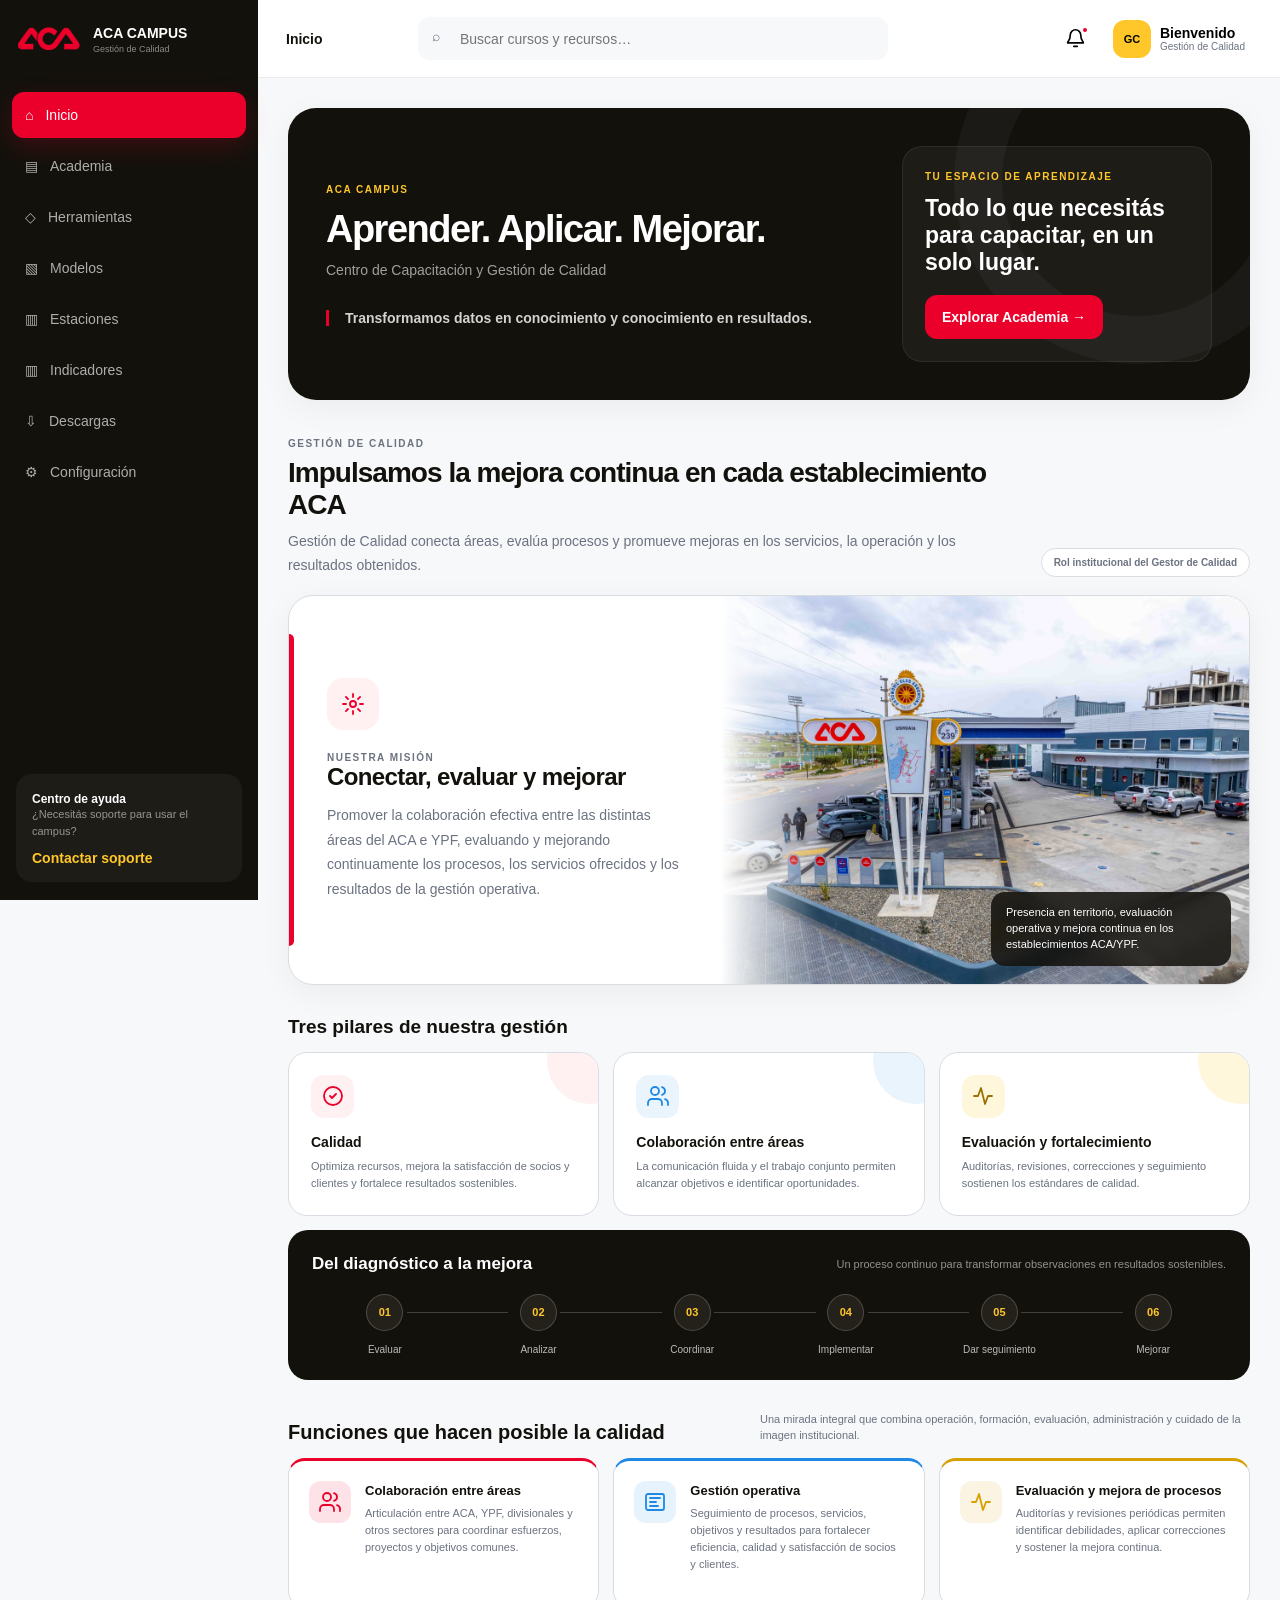
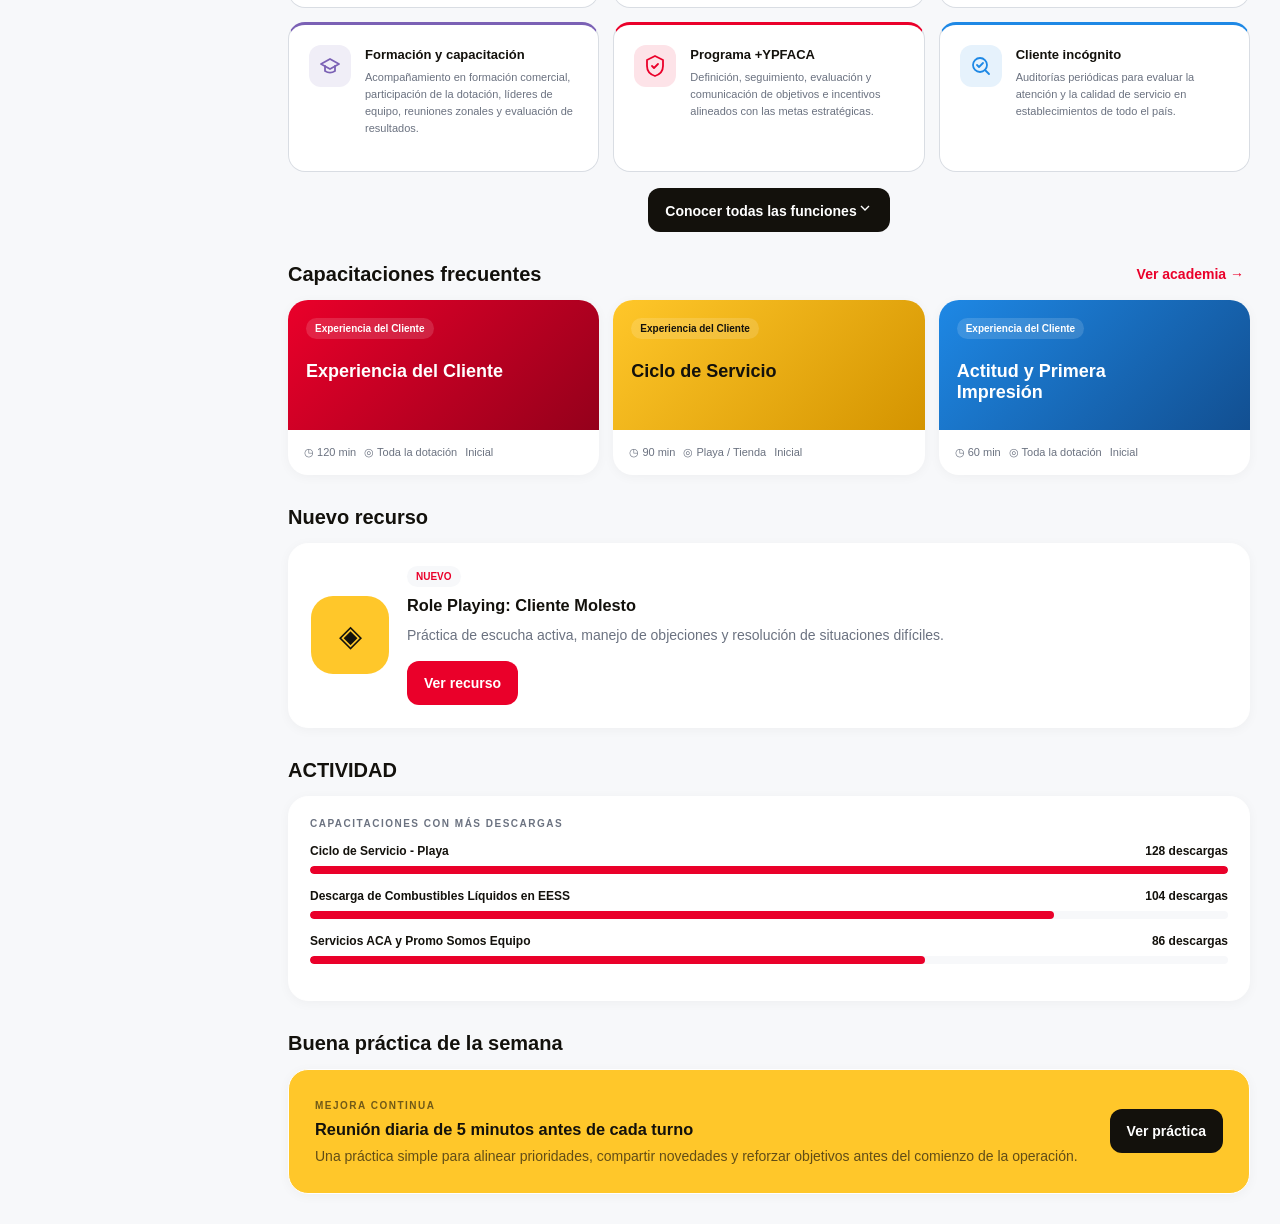
<file: index.html>
<!doctype html>
<html lang="es"><head><meta charset="utf-8"><meta name="viewport" content="width=device-width,initial-scale=1"><meta name="theme-color" content="#13110C"><title>ACA Campus</title><link rel="stylesheet" href="academy.css"><link rel="stylesheet" href="home-quality.css"><link rel="stylesheet" href="safety-sheets.css?v=20260824-5"><link rel="stylesheet" href="role-playing.css?v=20260824-1"><style>.quality-mission-visual{margin:0}</style>
<style>
:root{--black:#13110C;--red:#EA002A;--yellow:#FFC72A;--white:#fff;--bg:#F7F8FA;--line:#D9DDE3;--muted:#6B7280;--blue:#1E88E5;--shadow:0 8px 32px #13110c0d}*{box-sizing:border-box}html{scroll-behavior:smooth}body{margin:0;background:var(--bg);color:var(--black);font-family:Inter,-apple-system,BlinkMacSystemFont,"Segoe UI",Arial,sans-serif;font-size:14px}button,input{font:inherit}button,a{cursor:pointer}button:focus-visible,a:focus-visible,input:focus-visible{outline:3px solid #ea002a55;outline-offset:2px}.icon{width:20px;height:20px;stroke:currentColor;fill:none;stroke-width:1.9;stroke-linecap:round;stroke-linejoin:round}.sidebar{position:fixed;inset:0 auto 0 0;width:258px;background:var(--black);color:white;z-index:30;display:flex;flex-direction:column}.brand{height:78px;padding:18px;display:flex;align-items:center;gap:11px}.logo-slot{position:relative;width:64px;height:40px;flex:0 0 64px;overflow:hidden}.logo-slot img{position:absolute;width:328px;height:auto;max-width:none;left:-123px;top:-59px}.brand b{font-size:14px}.brand small{display:block;color:#ffffff82;font-size:9px;margin-top:3px}.nav{padding:14px 12px;display:grid;gap:5px}.nav button{min-height:46px;border:0;border-radius:12px;background:transparent;color:#ffffffa8;display:flex;align-items:center;gap:12px;padding:0 13px;text-align:left}.nav button:hover{background:#ffffff12;color:#fff}.nav button.active{background:var(--red);color:#fff;box-shadow:0 8px 25px #ea002a33}.help{margin:auto 16px 18px;padding:16px;border-radius:16px;background:#ffffff0c}.help b{font-size:12px}.help p{font-size:11px;line-height:1.5;color:#ffffff88}.help button{border:0;background:none;color:var(--yellow);font-weight:700;padding:0}.header{position:sticky;top:0;margin-left:258px;height:78px;background:#fffffff2;backdrop-filter:blur(14px);border-bottom:1px solid #d9dde399;z-index:20;display:flex;align-items:center;padding:0 28px;gap:22px}.section-name{font-weight:800;min-width:110px}.search{position:relative;max-width:470px;flex:1}.search input{width:100%;height:43px;border:0;background:var(--bg);border-radius:12px;padding:0 15px 0 42px}.search .icon{position:absolute;left:14px;top:11px;color:var(--muted)}.head-actions{margin-left:auto;display:flex;align-items:center;gap:9px}.icon-btn{width:42px;height:42px;border:0;border-radius:12px;background:transparent;display:grid;place-items:center;position:relative}.icon-btn:hover{background:var(--bg)}.dot{position:absolute;width:8px;height:8px;border-radius:50%;background:var(--red);right:8px;top:8px;border:2px solid white}.profile{border:0;background:transparent;display:flex;gap:9px;align-items:center;text-align:left;padding:4px 7px;border-radius:12px}.profile:hover{background:var(--bg)}.avatar{width:38px;height:38px;background:var(--yellow);border-radius:12px;display:grid;place-items:center;font-size:11px;font-weight:800}.profile small{display:block;color:var(--muted);font-size:10px}.menu{display:none}.main{margin-left:258px;padding:30px;max-width:1700px}.view{display:none;animation:fade .28s ease}.view.active{display:block}@keyframes fade{from{opacity:0;transform:translateY(7px)}}h1,h2,h3,p{margin-top:0}.eyebrow{text-transform:uppercase;font-weight:800;letter-spacing:.15em;font-size:10px;color:var(--muted)}.page-title{font-size:31px;letter-spacing:-.04em;margin-bottom:8px}.lead{color:var(--muted);max-width:660px;line-height:1.65}.section-head{display:flex;justify-content:space-between;align-items:center;margin:31px 0 14px}.section-head h2{font-size:20px;margin:0}.link-btn{border:0;background:none;color:var(--red);font-weight:700}.card{background:#fff;border:1px solid #fff;border-radius:20px;box-shadow:0 2px 12px #13110c0a}.hero{border-radius:28px;background:var(--black);color:white;padding:38px;position:relative;overflow:hidden;display:grid;grid-template-columns:1.3fr .7fr;align-items:center;min-height:270px;box-shadow:var(--shadow)}.hero:after{content:"";position:absolute;width:270px;height:270px;border:48px solid #ffffff0a;border-radius:50%;right:-70px;top:-110px}.hero h1{font-size:38px;letter-spacing:-.04em;margin:8px 0}.hero p{color:#ffffff99;line-height:1.6}.hero blockquote{margin:28px 0 0;border-left:3px solid var(--red);padding-left:16px;color:#ffffffd0;font-weight:600}.hero-side{z-index:1;background:#ffffff0c;border:1px solid #ffffff12;border-radius:20px;padding:22px}.hero-side h2{font-size:23px}.btn{border:0;background:var(--red);color:#fff;font-weight:750;border-radius:12px;padding:12px 17px;min-height:44px;transition:.2s}.btn:hover{transform:translateY(-1px);background:#c90024}.btn.dark{background:var(--black)}.btn.ghost{background:#fff;color:var(--black);border:1px solid var(--line)}.stats,.quick,.training-grid,.kpis,.tools-grid,.model-grid,.station-grid{display:grid;gap:14px}.stats{grid-template-columns:repeat(4,1fr);margin-top:16px}.stat{padding:19px}.stat strong{font-size:25px}.stat span{display:block;color:var(--muted);font-size:12px;margin-top:5px}.quick{grid-template-columns:repeat(6,1fr)}.quick-card{border:0;text-align:left;padding:16px;min-height:126px;display:flex;flex-direction:column;justify-content:space-between;transition:.2s}.quick-card:hover,.lift:hover{transform:translateY(-3px);box-shadow:var(--shadow)}.quick-card .ico{width:43px;height:43px;border-radius:13px;background:#fff0f2;color:var(--red);display:grid;place-items:center}.quick-card b{display:block}.training-grid{grid-template-columns:repeat(3,1fr)}.course{border:0;text-align:left;overflow:hidden;padding:0;transition:.2s}.course-art{height:130px;background:linear-gradient(135deg,var(--red),#94001b);padding:18px;color:#fff;position:relative}.course:nth-child(3n+2) .course-art{background:linear-gradient(135deg,var(--yellow),#d49400);color:var(--black)}.course:nth-child(3n) .course-art{background:linear-gradient(135deg,var(--blue),#124f91)}.course-art b{font-size:18px;display:block;max-width:220px}.course-body{padding:16px}.meta{display:flex;gap:8px;flex-wrap:wrap;color:var(--muted);font-size:11px}.badge{display:inline-block;border-radius:99px;background:var(--bg);padding:5px 9px;font-weight:700;font-size:10px}.two-col{display:grid;grid-template-columns:1.3fr .7fr;gap:17px}.resource{padding:22px;display:flex;gap:18px;align-items:center}.resource-icon{width:78px;height:78px;display:grid;place-items:center;border-radius:22px;background:var(--yellow);font-size:30px}.timeline{padding:20px}.event{display:flex;gap:13px;padding:10px 0}.date{width:50px;height:46px;border-radius:12px;background:var(--bg);color:var(--red);display:grid;place-items:center;font-size:10px;font-weight:800;text-align:center}.event p{margin:0;font-weight:700}.event small{color:var(--muted)}.progress-card{padding:21px}.progress-row{margin:15px 0}.progress-row div{display:flex;justify-content:space-between;font-size:12px;font-weight:700}.track{height:8px!important;background:var(--bg);border-radius:99px;margin-top:8px;overflow:hidden}.track i{display:block;height:100%;background:var(--red);border-radius:99px}.practice{padding:26px;background:var(--yellow);display:flex;gap:17px;align-items:center;justify-content:space-between}.practice p{color:#13110caa;margin:7px 0 0;line-height:1.5}.filters{display:flex;gap:8px;flex-wrap:wrap;margin:22px 0}.filter{border:1px solid var(--line);background:#fff;border-radius:99px;padding:9px 14px;color:var(--muted)}.filter.active{background:var(--black);color:#fff;border-color:var(--black)}.tools-grid{grid-template-columns:repeat(3,1fr)}.tool-card,.model-card,.station{padding:20px}.tool-card h3,.model-card h3,.station h3{margin:14px 0 8px}.tool-card p,.model-card p,.station p{color:var(--muted);line-height:1.5;font-size:12px}.tool-icon{width:45px;height:45px;background:#fff7dc;color:#9b7100;border-radius:14px;display:grid;place-items:center}.card-actions{display:flex;gap:8px;margin-top:17px}.card-actions .btn{padding:9px 12px;min-height:38px;font-size:12px}.model-grid,.station-grid{grid-template-columns:repeat(4,1fr)}.preview{height:95px;border-radius:13px;background:linear-gradient(135deg,var(--bg),#e8ebef);display:grid;place-items:center;color:var(--muted)}.status{color:#138a55;background:#e9f8f1}.status.warn{color:#9a6700;background:#fff5d7}.kpis{grid-template-columns:repeat(4,1fr)}.chart-grid{display:grid;grid-template-columns:1.4fr .6fr;gap:16px;margin-top:16px}.chart{padding:24px}.bars{height:220px;display:flex;align-items:end;gap:9%;padding:25px 4% 0;border-bottom:1px solid var(--line)}.bar{flex:1;background:linear-gradient(var(--blue),#78b8ed);border-radius:8px 8px 0 0;position:relative}.bar span{position:absolute;bottom:-22px;width:100%;text-align:center;font-size:10px;color:var(--muted)}.donut{width:150px;height:150px;border-radius:50%;background:conic-gradient(var(--red) 0 42%,var(--yellow) 42% 70%,var(--blue) 70% 88%,var(--line) 88%);margin:22px auto;display:grid;place-items:center}.donut:after{content:"88%";width:102px;height:102px;border-radius:50%;background:#fff;display:grid;place-items:center;font-size:24px;font-weight:800}.empty{padding:50px;text-align:center}.modal-wrap{display:none;position:fixed;inset:0;background:#13110cb8;z-index:100;padding:18px;align-items:center;justify-content:center}.modal-wrap.open{display:flex}.modal{background:#fff;width:min(850px,100%);max-height:92vh;overflow:auto;border-radius:24px;box-shadow:0 25px 80px #0005}.modal-head{background:var(--black);color:#fff;padding:27px;position:relative}.modal-body{padding:27px}.close{position:absolute;right:18px;top:17px;border:0;background:#ffffff18;color:#fff;width:39px;height:39px;border-radius:12px;font-size:21px}.detail-grid{display:grid;grid-template-columns:repeat(3,1fr);gap:12px}.detail-box{background:var(--bg);padding:15px;border-radius:14px}.detail-box b{display:block;margin-bottom:5px}.resources{display:grid;grid-template-columns:repeat(4,1fr);gap:9px}.resource-mini{padding:13px;border:1px solid var(--line);border-radius:12px;text-align:center}.toast{position:fixed;right:24px;bottom:24px;background:var(--black);color:#fff;border-left:4px solid var(--yellow);padding:14px 18px;border-radius:12px;box-shadow:var(--shadow);z-index:200;transform:translateY(100px);opacity:0;transition:.25s}.toast.show{transform:none;opacity:1}.overlay{display:none}.search-results{position:absolute;top:49px;left:0;right:0;background:#fff;border-radius:14px;box-shadow:var(--shadow);padding:8px;display:none;max-height:330px;overflow:auto}.search-results.open{display:block}.result{width:100%;border:0;background:#fff;text-align:left;padding:12px;border-radius:10px}.result:hover{background:var(--bg)}.result small{display:block;color:var(--muted);margin-top:3px}
.head-actions{position:relative}.notification-button .icon{width:21px;height:21px}.notification-panel{display:none;position:absolute;right:0;top:52px;width:350px;background:var(--white);border:1px solid var(--line);border-radius:17px;box-shadow:0 18px 50px #13110c1f;overflow:hidden;z-index:60}.notification-panel.open{display:block;animation:fade .2s ease}.notification-head{display:flex;align-items:center;justify-content:space-between;padding:17px 18px;border-bottom:1px solid var(--line)}.notification-head h2{font-size:16px;margin:0}.notification-item{display:flex;gap:12px;padding:14px 18px;border-bottom:1px solid #d9dde380}.notification-mark{width:9px;height:9px;flex:0 0 9px;margin-top:5px;border-radius:50%;background:var(--red)}.notification-item b{display:block;font-size:12px}.notification-item p{margin:3px 0;color:var(--black);font-weight:650;font-size:12px}.notification-item time{color:var(--muted);font-size:10px}.notification-all{width:100%;border:0;background:var(--white);color:var(--red);padding:14px;font-weight:750}.notification-all:hover{background:var(--bg)}
@media(max-width:1100px){.quick{grid-template-columns:repeat(3,1fr)}.tools-grid{grid-template-columns:repeat(2,1fr)}.model-grid,.station-grid{grid-template-columns:repeat(2,1fr)}}@media(max-width:800px){.sidebar{transform:translateX(-100%);transition:.25s;width:286px}.sidebar.open{transform:none}.overlay.open{display:block;position:fixed;inset:0;background:#0007;z-index:29}.header,.main{margin-left:0}.header{padding:0 14px}.menu{display:grid}.section-name{display:none}.profile div:last-child{display:none}.main{padding:20px 15px}.hero{grid-template-columns:1fr;padding:27px}.hero-side{margin-top:22px}.stats,.kpis{grid-template-columns:repeat(2,1fr)}.training-grid,.tools-grid{grid-template-columns:1fr 1fr}.two-col,.chart-grid{grid-template-columns:1fr}}@media(max-width:560px){.search{display:none}.notification-panel{position:fixed;top:70px;left:12px;right:12px;width:auto}.hero h1{font-size:31px}.stats,.training-grid,.tools-grid,.model-grid,.station-grid,.detail-grid{grid-template-columns:1fr}.quick{grid-template-columns:repeat(2,1fr)}.resources{grid-template-columns:repeat(2,1fr)}.practice,.resource{align-items:flex-start;flex-direction:column}.main{padding:16px 12px}.page-title{font-size:27px}}
</style></head><body>
<div class="overlay" id="overlay"></div><aside class="sidebar" id="sidebar"><div class="brand"><span class="logo-slot"><img src="logo.png" alt="Automóvil Club Argentino"></span><div><b>ACA CAMPUS</b><small>Gestión de Calidad</small></div></div><nav class="nav" id="nav" aria-label="Navegación principal"></nav><div class="help"><b>Centro de ayuda</b><p>¿Necesitás soporte para usar el campus?</p><button data-toast="Solicitud de soporte registrada">Contactar soporte</button></div></aside>
<header class="header"><button class="icon-btn menu" id="menu" aria-label="Abrir menú">☰</button><b class="section-name" id="sectionName">Inicio</b><div class="search"><span class="icon">⌕</span><input id="search" aria-label="Buscar capacitaciones y herramientas" placeholder="Buscar cursos y recursos…" autocomplete="off"><div class="search-results" id="results"></div></div><div class="head-actions"><button class="icon-btn notification-button" id="notificationButton" aria-label="Abrir novedades" aria-expanded="false" aria-controls="notificationPanel"><svg class="icon" viewBox="0 0 24 24" aria-hidden="true"><path d="M18 8a6 6 0 0 0-12 0c0 7-3 7-3 9h18c0-2-3-2-3-9"></path><path d="M10 21h4"></path></svg><i class="dot" id="notificationDot"></i></button><section class="notification-panel" id="notificationPanel" aria-label="Novedades"><div class="notification-head"><h2>Novedades</h2><span class="badge">3 nuevas</span></div><article class="notification-item"><i class="notification-mark"></i><div><b>Nueva capacitación disponible</b><p>Experiencia del Cliente</p><time>Hace 2 días</time></div></article><article class="notification-item"><i class="notification-mark"></i><div><b>Nuevo recurso</b><p>Role Playing – Cliente Molesto</p><time>Hace 3 días</time></div></article><article class="notification-item"><i class="notification-mark"></i><div><b>Material actualizado</b><p>Ciclo de Servicio</p><time>Hace 5 días</time></div></article><button class="notification-all" data-toast="Todas las novedades están al día">Ver todas las novedades</button></section><button class="profile" data-toast="Gestión de Calidad"><span class="avatar">GC</span><div><b>Bienvenido</b><small>Gestión de Calidad</small></div></button></div></header><main class="main" id="app"></main>
<div class="modal-wrap" id="modal" role="dialog" aria-modal="true" aria-labelledby="modalTitle"><div class="modal"><div class="modal-head"><button class="close" aria-label="Cerrar detalle">×</button><span class="eyebrow" id="modalEyebrow" style="color:var(--yellow)">Ficha de capacitación</span><h2 id="modalTitle"></h2><div class="meta" id="modalMeta"></div></div><div class="modal-body" id="modalBody"></div></div></div><div class="toast" id="toast" role="status" aria-live="polite"></div>
<script src="academy-data.js?v=20260818-3"></script><script src="home-quality.js?v=20260818-2"></script><script src="safety-sheets.js?v=20260824-5"></script><script src="role-playing.js?v=20260824-1"></script>
<script>
'use strict';
const icons={home:'⌂',academy:'▤',tools:'◇',models:'▧',stations:'▥',indicators:'▥',downloads:'⇩',settings:'⚙'};
const nav=[['inicio','Inicio','home'],['academia','Academia','academy'],['herramientas','Herramientas','tools'],['modelos','Modelos','models'],['estaciones','Estaciones','stations'],['indicadores','Indicadores','indicators'],['descargas','Descargas','downloads'],['configuracion','Configuración','settings']];
const courses=[['Experiencia del Cliente','Experiencia del Cliente','120 min','Toda la dotación','Inicial'],['Ciclo de Servicio','Experiencia del Cliente','90 min','Playa / Tienda','Inicial'],['Actitud y Primera Impresión','Experiencia del Cliente','60 min','Toda la dotación','Inicial'],['Venta Sugestiva','Comercial','90 min','Equipo comercial','Intermedio'],['Asociación ACA','Comercial','60 min','Equipo comercial','Inicial'],['Trabajo en Equipo','Trabajo en Equipo','90 min','Toda la dotación','Intermedio'],['Manejo de Conflictos','Gestión','120 min','Responsables de equipo','Avanzado'],['Indicadores','Gestión','75 min','Gestores de Calidad','Intermedio'],['Descarga de Combustibles','Operación','90 min','Personal de playa','Avanzado']];
const tools=[['Role Playing','Practicar conversaciones reales','20 min','Simulación'],['Casos reales','Analizar decisiones y consecuencias','30 min','Análisis'],['Análisis de reseñas','Detectar oportunidades desde la voz del cliente','25 min','Debate'],['Fichas de procesos','Comprender pasos críticos','20 min','Proceso'],['¿Quién hace qué?','Clarificar roles y responsabilidades','15 min','Equipo'],['Ordenar el proceso','Reconstruir una secuencia operativa','20 min','Juego'],['Semáforo','Priorizar mejoras y riesgos','15 min','Reflexión'],['Caja de decisiones','Entrenar criterios ante dilemas','25 min','Desafío'],['Cliente por un día','Observar desde la experiencia cliente','40 min','Inmersión'],['Bingo comercial','Reforzar conceptos de venta','20 min','Gamificación'],['Muro de ideas','Construir soluciones colaborativas','15 min','Ideación'],['Videos cortos','Disparar conversaciones concretas','10 min','Audiovisual'],['Kahoot / Quiz','Comprobar aprendizajes jugando','15 min','Evaluación']];
const models=['Planificación de capacitación','Agenda','Lista de asistencia','Evaluación','Encuesta','Registro de compromisos','Informe de capacitación','Seguimiento'];
const stations=[['ACA Córdoba','Experiencia del Cliente · 08 ago','32','Al día'],['ACA Rosario','Ciclo de Servicio · 29 jul','24','Seguimiento pendiente'],['ACA Tucumán','Venta Sugestiva · 22 jul','19','Al día'],['ACA Mendoza','Trabajo en Equipo · 15 jul','27','En revisión']];
const app=document.getElementById('app'),sidebar=document.getElementById('sidebar'),overlay=document.getElementById('overlay'),notificationButton=document.getElementById('notificationButton'),notificationPanel=document.getElementById('notificationPanel'),notificationDot=document.getElementById('notificationDot');
document.getElementById('nav').innerHTML=nav.map(([id,label,ico])=>`<button data-view="${id}"><span aria-hidden="true">${icons[ico]}</span>${label}</button>`).join('');
const head=(title,desc)=>`<p class="eyebrow">ACA Campus</p><h1 class="page-title">${title}</h1><p class="lead">${desc}</p>`;
const courseCards=(list=courses)=>`<div class="training-grid">${list.map((c,i)=>`<button class="course card lift" data-course="${c[0]}"><div class="course-art"><span class="badge" style="background:#ffffff24;color:inherit">${c[1]}</span><b style="margin-top:22px">${c[0]}</b></div><div class="course-body"><div class="meta"><span>◷ ${c[2]}</span><span>◎ ${c[3]}</span><span>${c[4]}</span></div></div></button>`).join('')}</div>`;
const dashboard=()=>`<section class="hero"><div><p class="eyebrow" style="color:var(--yellow)">ACA CAMPUS</p><h1>Aprender. Aplicar. Mejorar.</h1><p>Centro de Capacitación y Gestión de Calidad</p><blockquote>Transformamos datos en conocimiento y conocimiento en resultados.</blockquote></div><div class="hero-side"><p class="eyebrow" style="color:var(--yellow)">Tu espacio de aprendizaje</p><h2>Todo lo que necesitás para capacitar, en un solo lugar.</h2><button class="btn" data-view="academia">Explorar Academia →</button></div></section><section class="stats"><article class="card stat"><strong>5</strong><span>Capacitaciones realizadas</span></article><article class="card stat"><strong>78</strong><span>Personas capacitadas</span></article><article class="card stat"><strong>12,5 h</strong><span>Horas capacitadas</span></article><article class="card stat"><strong>3</strong><span>Nuevos recursos</span></article></section><div class="section-head"><h2>Accesos rápidos</h2></div><section class="quick">${nav.slice(1,7).map(([id,label,ico])=>`<button class="quick-card card" data-view="${id}"><span class="ico">${icons[ico]}</span><b>${label} ↗</b></button>`).join('')}</section><div class="section-head"><h2>Capacitaciones frecuentes</h2><button class="link-btn" data-view="academia">Ver academia →</button></div>${courseCards(courses.slice(0,3))}<div class="section-head"><h2>Recursos y agenda</h2></div><div class="two-col"><article class="card resource"><div class="resource-icon">◈</div><div><span class="badge" style="color:var(--red)">NUEVO</span><h3 style="margin:9px 0">Role Playing: Cliente Molesto</h3><p class="lead">Práctica de escucha activa, manejo de objeciones y resolución de situaciones difíciles.</p><button class="btn" data-resource="Role Playing: Cliente Molesto">Ver recurso</button></div></article><article class="card timeline"><div class="event"><span class="date">15 AGO</span><div><p>ACA Córdoba</p><small>Experiencia del Cliente · En preparación</small></div></div><div class="event"><span class="date">22 AGO</span><div><p>ACA Rosario</p><small>Ciclo de Servicio · Programada</small></div></div></article></div><div class="section-head"><h2>Mi actividad</h2></div><article class="card progress-card">${[['Capacitaciones realizadas',80],['Horas capacitadas',65],['Estaciones alcanzadas',90]].map(x=>`<div class="progress-row"><div><span>${x[0]}</span><b>${x[1]}%</b></div><div class="track"><i style="width:${x[1]}%"></i></div></div>`).join('')}</article><div class="section-head"><h2>Buena práctica de la semana</h2></div><article class="card practice"><div><span class="eyebrow" style="color:#13110c99">Mejora continua</span><h3 style="margin:8px 0 0">Reunión diaria de 5 minutos antes de cada turno</h3><p>Una práctica simple para alinear prioridades, compartir novedades y reforzar objetivos antes del comienzo de la operación.</p></div><button class="btn dark" data-toast="Buena práctica guardada">Ver práctica</button></article>`;
const views={inicio:dashboard,academia:()=>`${head('Academia','Biblioteca visual para preparar experiencias de aprendizaje que se convierten en resultados.')}<div class="filters" id="filters">${['Todas','Experiencia del Cliente','Comercial','Trabajo en Equipo','Gestión','Seguridad','Operación'].map((f,i)=>`<button class="filter ${i?'':'active'}" data-filter="${f}">${f}</button>`).join('')}</div><div id="courseList">${courseCards()}</div>`,herramientas:()=>`${head('Caja de Herramientas del Capacitador','Dinámicas listas para activar la participación, practicar y llevar el aprendizaje a la acción.')}<div class="tools-grid" style="margin-top:24px">${tools.map(t=>`<article class="card tool-card lift"><div class="tool-icon">◇</div><h3>${t[0]}</h3><p>${t[1]}</p><div class="meta"><span>◷ ${t[2]}</span><span class="badge">${t[3]}</span></div><div class="card-actions"><button class="btn" data-resource="${t[0]}">Ver recurso</button></div></article>`).join('')}</div>`,modelos:()=>`${head('Modelos','Plantillas editables para preparar, documentar y acompañar cada capacitación.')}<div class="model-grid" style="margin-top:24px">${models.map(m=>`<article class="card model-card lift"><div class="preview">▤ Vista previa</div><h3>${m}</h3><p>Modelo institucional listo para adaptar.</p><div class="card-actions"><button class="btn ghost" data-toast="Vista previa: ${m}">Vista previa</button><button class="btn" data-toast="Descarga simulada: ${m}">Descargar</button></div></article>`).join('')}</div>`,estaciones:()=>`${head('Estaciones','Seguimiento visual de la actividad de capacitación en cada sede.')}<div class="station-grid" style="margin-top:24px">${stations.map(s=>`<article class="card station lift"><span class="badge ${s[3].includes('pendiente')?'warn':'status'}">${s[3]}</span><h3>${s[0]}</h3><p><b>Última capacitación</b><br>${s[1]}</p><p><b>${s[2]}</b> participantes</p><button class="btn ghost" data-toast="Ficha de ${s[0]}">Ver estación</button></article>`).join('')}</div>`,indicadores:()=>`${head('Indicadores','Una lectura clara del impacto del aprendizaje en la red ACA.')}<div class="kpis" style="margin-top:24px">${[['24','Capacitaciones realizadas'],['126 h','Horas capacitadas'],['184','Participantes'],['12','Estaciones alcanzadas']].map(x=>`<article class="card stat"><strong>${x[0]}</strong><span>${x[1]}</span></article>`).join('')}</div><div class="chart-grid"><article class="card chart"><h3>Capacitaciones por mes</h3><div class="bars">${[38,54,48,70,82,96].map((v,i)=>`<i class="bar" style="height:${v}%"><span>${['Mar','Abr','May','Jun','Jul','Ago'][i]}</span></i>`).join('')}</div></article><article class="card chart"><h3>Estaciones alcanzadas</h3><div class="donut"></div><p style="text-align:center;color:var(--muted)">Meta anual</p></article></div><div class="section-head"><h2>Temas más utilizados</h2></div><article class="card progress-card">${[['Experiencia del Cliente',86],['Ciclo de Servicio',68],['Venta Sugestiva',52]].map(x=>`<div class="progress-row"><div><span>${x[0]}</span><b>${x[1]}%</b></div><div class="track"><i style="width:${x[1]}%;background:var(--blue)"></i></div></div>`).join('')}</article>`,descargas:()=>`${head('Descargas','Materiales disponibles para acompañarte online y offline.')}<div class="model-grid" style="margin-top:24px">${['Kit del capacitador','Presentaciones frecuentes','Checklists operativos','Material institucional'].map(m=>`<article class="card model-card"><div class="preview">⇩</div><h3>${m}</h3><p>Paquete de recursos ACA Campus.</p><button class="btn" data-toast="Descarga simulada: ${m}">Descargar</button></article>`).join('')}</div>`,configuracion:()=>`${head('Configuración','Personalizá tu experiencia en ACA Campus.')}<article class="card" style="padding:25px;margin-top:24px;max-width:700px"><h3>Preferencias</h3>${['Notificaciones de nuevas capacitaciones','Recordatorios de agenda','Resumen mensual por correo'].map((x,i)=>`<label style="display:flex;justify-content:space-between;padding:16px 0;border-bottom:1px solid var(--line)"><span>${x}</span><input type="checkbox" ${i<2?'checked':''}></label>`).join('')}<button class="btn" style="margin-top:20px" data-toast="Preferencias guardadas">Guardar cambios</button></article>`};
function navigate(id){if(!views[id])id='inicio';const primaryId=id.startsWith('herramientas/')?'herramientas':id;app.innerHTML=views[id]();const navItem=nav.find(n=>n[0]===primaryId);document.getElementById('sectionName').textContent=navItem?navItem[1]:'Inicio';document.querySelectorAll('[data-view]').forEach(b=>b.classList.toggle('active',b.closest('#nav')&&b.dataset.view===primaryId));sidebar.classList.remove('open');overlay.classList.remove('open');scrollTo(0,0);location.hash=id;}
function toast(msg){const t=document.getElementById('toast');t.textContent=msg;t.classList.add('show');clearTimeout(toast.timer);toast.timer=setTimeout(()=>t.classList.remove('show'),2600)}
views.inicio=()=>dashboard().replace('</section><section class="stats">','</section>'+qualitySection()+'<section class="stats">').replace(/<section class="stats">[\s\S]*?<\/section><div class="section-head"><h2>Accesos rápidos<\/h2><\/div><section class="quick">[\s\S]*?<\/section>/,'').replace(/<article class="card timeline">[\s\S]*?<\/article>/,'').replace('Recursos y agenda','Nuevo recurso').replace('<div class="two-col"><article class="card resource">','<div><article class="card resource">').replace(/<div class="section-head"><h2>Mi actividad<\/h2><\/div><article class="card progress-card">[\s\S]*?<\/article>/,`<div class="section-head"><h2>ACTIVIDAD</h2></div><article class="card progress-card"><p class="eyebrow">Capacitaciones con más descargas</p>${[['Ciclo de Servicio - Playa',128,100],['Descarga de Combustibles Líquidos en EESS',104,81],['Servicios ACA y Promo Somos Equipo',86,67]].map(x=>`<div class="progress-row"><div><span>${x[0]}</span><b>${x[1]} descargas</b></div><div class="track"><i style="width:${x[2]}%"></i></div></div>`).join('')}</article>`);
function renderAcademyCards(list){return `<div class="academy-grid">${list.length?list.map(c=>`<article class="academy-card" style="--course-accent:${c.color}"><div class="academy-accent"></div><div class="academy-card-body"><span class="academy-category">${c.category}</span><h3>${c.title}</h3><p class="academy-description">${c.description}</p>${c.sector?`<p class="academy-sector"><span aria-hidden="true">◎</span><span>${c.sector}</span></p>`:''}<button class="btn" data-real-course="${c.title}">Ver capacitación</button></div></article>`).join(''):'<article class="card academy-empty">No se encontraron capacitaciones para este filtro.</article>'}</div>`}
function renderAcademy(){return `${head('Academia','Biblioteca real de capacitación para Gestores de Calidad ACA.')}<div class="academy-toolbar"><div class="filters" id="academyFilters">${academyCategories.map((category,index)=>`<button class="filter ${index?'':'active'}" data-academy-filter="${category}">${category}</button>`).join('')}</div><p class="academy-count" id="academyCount">${academyCourses.length} capacitaciones disponibles</p></div><div id="academyCourseList">${renderAcademyCards(academyCourses)}</div>`}
views.academia=renderAcademy;
views.herramientas=renderToolsPage;
views['herramientas/fichas']=renderSafetyLibraryPage;
views['herramientas/recursos']=renderResourcesLibraryPage;
function openAcademyCourse(name){const c=academyCourses.find(course=>course.title===name);if(!c)return;document.getElementById('modalEyebrow').textContent='Ficha de capacitación';document.getElementById('modalTitle').textContent=c.title;document.getElementById('modalMeta').innerHTML=`<span>${c.category}</span>${c.sector?`<span>◎ ${c.sector}</span>`:''}`;const objective=c.objective?`<section><h3>Objetivo</h3><p class="lead">${c.objective}</p></section>`:'';const fileLabel=c.files.length===1?'Archivo original':'Archivos originales';document.getElementById('modalBody').innerHTML=`<p class="lead">${c.description}</p>${objective}<section><h3 style="margin-top:24px">Contenidos principales</h3><ul class="academy-detail-list">${c.contents.map(item=>`<li>${item}</li>`).join('')}</ul></section><section><h3 style="margin-top:24px">Recursos disponibles</h3><div class="resources">${c.resources.map(resource=>`<span class="resource-mini">${resource}</span>`).join('')}</div></section><p class="original-file"><b>${fileLabel}:</b><br>${c.files.join('<br>')}</p>${c.files.map((file,index)=>`<a class="btn material-link" href="${encodeURI('assets/capacitaciones/'+file)}" target="_blank" rel="noopener">Abrir material original${c.files.length>1?' '+(index+1):''}</a>`).join(' ')}`;document.getElementById('modal').classList.add('open');document.querySelector('.close').focus()}
function openCourse(name){const c=courses.find(x=>x[0]===name);document.getElementById('modalEyebrow').textContent='Ficha de capacitación';document.getElementById('modalTitle').textContent=c[0];document.getElementById('modalMeta').innerHTML=`<span>◷ ${c[2]}</span><span>◎ ${c[3]}</span><span>${c[4]}</span>`;document.getElementById('modalBody').innerHTML=`<div class="detail-grid"><div class="detail-box"><b>Objetivo</b>Brindar herramientas prácticas para elevar la calidad de servicio.</div><div class="detail-box"><b>Competencias</b>Escucha activa, empatía y orientación a resultados.</div><div class="detail-box"><b>Agenda</b>Apertura, práctica, reflexión y compromiso.</div></div><h3 style="margin-top:25px">Contenido y recursos</h3><div class="resources">${['Presentación','PDF','Videos','Dinámicas','Role Playing','Checklist','Evaluación','Tips'].map(r=>`<button class="resource-mini" data-toast="${r}: demostración visual">${r}</button>`).join('')}</div><h3 style="margin-top:25px">Tips para el capacitador</h3><p class="lead">Conectá los conceptos con situaciones reales, habilitá la participación y cerrá con un compromiso observable.</p><button class="btn" data-toast="Capacitación iniciada: ${c[0]}">Iniciar capacitación</button>`;document.getElementById('modal').classList.add('open');document.querySelector('.close').focus()}
document.addEventListener('click',e=>{const b=e.target.closest('button');if(!b)return;if(b.dataset.view)navigate(b.dataset.view);if(b.dataset.toast)toast(b.dataset.toast);if(b.dataset.course)openCourse(b.dataset.course);if(b.dataset.resource)toast(`Recurso abierto: ${b.dataset.resource}`);if(b.dataset.filter){document.querySelectorAll('.filter').forEach(x=>x.classList.toggle('active',x===b));const f=b.dataset.filter;document.getElementById('courseList').innerHTML=courseCards(f==='Todas'?courses:courses.filter(c=>c[1]===f));}if(b.classList.contains('close'))document.getElementById('modal').classList.remove('open')});
document.addEventListener('click',e=>{const courseButton=e.target.closest('[data-real-course]');if(courseButton)openAcademyCourse(courseButton.dataset.realCourse);const filterButton=e.target.closest('[data-academy-filter]');if(filterButton){document.querySelectorAll('[data-academy-filter]').forEach(button=>button.classList.toggle('active',button===filterButton));const category=filterButton.dataset.academyFilter;const filtered=category==='Todas'?academyCourses:academyCourses.filter(course=>course.category===category);document.getElementById('academyCourseList').innerHTML=renderAcademyCards(filtered);document.getElementById('academyCount').textContent=`${filtered.length} ${filtered.length===1?'capacitación disponible':'capacitaciones disponibles'}`}});
document.getElementById('modal').addEventListener('click',e=>{if(e.target.id==='modal')e.currentTarget.classList.remove('open')});document.addEventListener('keydown',e=>{if(e.key==='Escape'){document.getElementById('modal').classList.remove('open');sidebar.classList.remove('open');overlay.classList.remove('open');notificationPanel.classList.remove('open');notificationButton.setAttribute('aria-expanded','false');notificationButton.setAttribute('aria-label','Abrir novedades')}});document.getElementById('menu').onclick=()=>{sidebar.classList.add('open');overlay.classList.add('open')};overlay.onclick=()=>{sidebar.classList.remove('open');overlay.classList.remove('open')};notificationButton.addEventListener('click',()=>{const open=notificationPanel.classList.toggle('open');notificationButton.setAttribute('aria-expanded',String(open));notificationButton.setAttribute('aria-label',open?'Cerrar novedades':'Abrir novedades');notificationDot.hidden=true});document.addEventListener('click',e=>{if(!e.target.closest('.head-actions')){notificationPanel.classList.remove('open');notificationButton.setAttribute('aria-expanded','false');notificationButton.setAttribute('aria-label','Abrir novedades')}});
const search=document.getElementById('search'),results=document.getElementById('results');search.addEventListener('input',()=>{const q=search.value.trim().toLowerCase();if(!q){results.classList.remove('open');return}const all=[...courses.map(c=>({name:c[0],type:'Capacitación'})),...tools.map(t=>({name:t[0],type:'Herramienta'}))].filter(x=>x.name.toLowerCase().includes(q)||('cliente'.includes(q)&&['Experiencia del Cliente','Role Playing','Análisis de reseñas'].includes(x.name))).slice(0,8);results.innerHTML=all.length?all.map(x=>`<button class="result" data-search-name="${x.name}" data-search-type="${x.type}"><b>${x.name}</b><small>${x.type}</small></button>`).join(''):'<div class="result">Sin resultados</div>';results.classList.add('open')});results.addEventListener('click',e=>{const b=e.target.closest('[data-search-name]');if(!b)return;results.classList.remove('open');search.value='';if(b.dataset.searchType==='Capacitación')openCourse(b.dataset.searchName);else{navigate('herramientas');toast(`Resultado: ${b.dataset.searchName}`)}});document.addEventListener('click',e=>{if(!e.target.closest('.search'))results.classList.remove('open')});
const normalizeSearch=value=>value.normalize('NFD').replace(/[\u0300-\u036f]/g,'').toLowerCase();search.addEventListener('input',()=>{const query=normalizeSearch(search.value.trim());if(!query)return;const matches=academyCourses.filter(course=>normalizeSearch([course.title,course.description,course.category,course.sector,course.keywords].filter(Boolean).join(' ')).includes(query)).slice(0,10);results.innerHTML=matches.length?matches.map(course=>`<button class="result" data-real-search="${course.title}"><b>${course.title}</b><small>${course.category}${course.sector?' · '+course.sector:''}</small></button>`).join(''):'<div class="result">Sin resultados</div>';results.classList.add('open')});results.addEventListener('click',e=>{const item=e.target.closest('[data-real-search]');if(!item)return;results.classList.remove('open');search.value='';openAcademyCourse(item.dataset.realSearch)});
navigate(location.hash.slice(1)||'inicio');
</script></body></html>
</file>
<file: academy.css>
.academy-toolbar{display:flex;align-items:center;justify-content:space-between;gap:16px;margin-top:22px}.academy-count{color:var(--muted);font-size:12px;font-weight:700}.academy-grid{display:grid;grid-template-columns:repeat(3,minmax(0,1fr));gap:16px}.academy-card{--course-accent:var(--red);position:relative;display:flex;flex-direction:column;min-height:315px;padding:0;overflow:hidden;background:var(--white);border:1px solid var(--line);border-radius:20px;box-shadow:0 2px 12px #13110c0a;transition:transform .2s,box-shadow .2s}.academy-card:hover{transform:translateY(-3px);box-shadow:var(--shadow)}.academy-accent{height:7px;background:var(--course-accent)}.academy-card-body{display:flex;flex:1;flex-direction:column;padding:19px}.academy-category{align-self:flex-start;padding:5px 9px;border-radius:99px;background:color-mix(in srgb,var(--course-accent) 12%,white);color:var(--course-accent);font-size:10px;font-weight:800}.academy-card h3{margin:14px 0 8px;font-size:18px;line-height:1.25}.academy-description{margin:0;color:var(--muted);font-size:12px;line-height:1.55}.academy-sector{display:flex;align-items:flex-start;gap:7px;margin:14px 0;color:var(--muted);font-size:11px}.academy-card .btn{width:100%;margin-top:auto}.academy-empty{grid-column:1/-1;padding:42px;text-align:center;color:var(--muted)}.academy-detail-list{margin:8px 0 0;padding-left:18px;color:var(--muted);line-height:1.7}.material-link{display:inline-flex;align-items:center;justify-content:center;text-decoration:none;margin-top:22px}.original-file{margin-top:18px;padding:13px;border-radius:12px;background:var(--bg);color:var(--muted);font-size:11px;overflow-wrap:anywhere}@media(max-width:1100px){.academy-grid{grid-template-columns:repeat(2,minmax(0,1fr))}}@media(max-width:620px){.academy-toolbar{align-items:flex-start;flex-direction:column}.academy-grid{grid-template-columns:1fr}.academy-card{min-height:290px}}
</file>
<file: home-quality.css>
.quality-section{margin:34px 0 8px}.quality-intro{display:flex;align-items:end;justify-content:space-between;gap:28px;margin-bottom:18px}.quality-intro-copy{max-width:720px}.quality-intro h2{margin:7px 0 9px;font-size:28px;line-height:1.15;letter-spacing:-.035em}.quality-intro p{margin:0;color:var(--muted);line-height:1.65}.quality-source{flex:0 0 auto;padding:8px 12px;border:1px solid var(--line);border-radius:99px;background:var(--white);color:var(--muted);font-size:10px;font-weight:750}.quality-mission{display:grid;grid-template-columns:minmax(0,.9fr) minmax(380px,1.1fr);min-height:390px;overflow:hidden;background:var(--white);border:1px solid var(--line);border-radius:25px;box-shadow:var(--shadow)}.quality-mission-copy{position:relative;display:flex;flex-direction:column;justify-content:center;padding:38px}.quality-mission-copy:before{content:"";position:absolute;left:0;top:38px;bottom:38px;width:5px;border-radius:0 8px 8px 0;background:var(--red)}.quality-icon-main{display:grid;width:52px;height:52px;place-items:center;margin-bottom:22px;border-radius:16px;background:#fff0f2;color:var(--red)}.quality-icon-main svg,.quality-function-icon svg,.quality-pillar-icon svg{width:24px;height:24px;fill:none;stroke:currentColor;stroke-width:1.8;stroke-linecap:round;stroke-linejoin:round}.quality-mission h3{margin:0 0 12px;font-size:24px;letter-spacing:-.025em}.quality-mission p{margin:0;color:var(--muted);font-size:14px;line-height:1.75}.quality-mission-visual{position:relative;min-height:320px}.quality-mission-visual img{width:100%;height:100%;object-fit:cover}.quality-mission-visual:after{content:"";position:absolute;inset:0;background:linear-gradient(90deg,#fff 0,transparent 18%,transparent 100%);pointer-events:none}.quality-visual-label{position:absolute;right:18px;bottom:18px;z-index:1;max-width:240px;padding:13px 15px;border-radius:14px;background:#13110cdb;color:#fff;backdrop-filter:blur(7px);font-size:11px;line-height:1.45}.quality-subtitle{margin:31px 0 14px;font-size:19px}.quality-pillars{display:grid;grid-template-columns:repeat(3,1fr);gap:14px}.quality-pillar{position:relative;padding:22px;overflow:hidden;background:var(--white);border:1px solid var(--line);border-radius:19px;transition:transform .2s,box-shadow .2s}.quality-pillar:hover{transform:translateY(-3px);box-shadow:var(--shadow)}.quality-pillar:after{content:"";position:absolute;width:86px;height:86px;right:-35px;top:-35px;border-radius:50%;background:var(--pillar-soft)}.quality-pillar-icon{display:grid;width:43px;height:43px;place-items:center;margin-bottom:16px;border-radius:13px;background:var(--pillar-soft);color:var(--pillar-color)}.quality-pillar h4{margin:0 0 8px;font-size:14px}.quality-pillar p{margin:0;color:var(--muted);font-size:11px;line-height:1.6}.quality-flow{margin-top:14px;padding:24px;background:var(--black);color:var(--white);border-radius:20px}.quality-flow-head{display:flex;align-items:center;justify-content:space-between;gap:18px;margin-bottom:20px}.quality-flow-head h3{margin:0;font-size:17px}.quality-flow-head p{margin:0;color:#ffffff8a;font-size:11px}.quality-flow-list{display:grid;grid-template-columns:repeat(6,1fr);gap:8px;list-style:none;margin:0;padding:0}.quality-flow-list li{position:relative;text-align:center}.quality-flow-list li:not(:last-child):after{content:"";position:absolute;top:18px;left:calc(50% + 22px);right:calc(-50% + 22px);height:1px;background:#ffffff32}.quality-flow-number{position:relative;z-index:1;display:grid;width:37px;height:37px;place-items:center;margin:0 auto 9px;border:1px solid #ffffff30;border-radius:50%;background:#24211b;color:var(--yellow);font-size:11px;font-weight:800}.quality-flow-label{font-size:10px;color:#ffffffb5}.quality-functions-head{display:flex;align-items:end;justify-content:space-between;gap:18px;margin:31px 0 14px}.quality-functions-head h3{margin:0;font-size:20px}.quality-functions-head p{max-width:490px;margin:0;color:var(--muted);font-size:11px;line-height:1.5}.quality-functions{display:grid;grid-template-columns:repeat(3,1fr);gap:14px}.quality-function{--function-color:var(--red);display:flex;gap:14px;min-height:150px;padding:20px;background:var(--white);border:1px solid var(--line);border-top:3px solid var(--function-color);border-radius:17px;transition:transform .2s,box-shadow .2s}.quality-function:hover{transform:translateY(-2px);box-shadow:var(--shadow)}.quality-function-icon{display:grid;flex:0 0 42px;width:42px;height:42px;place-items:center;border-radius:12px;background:color-mix(in srgb,var(--function-color) 11%,white);color:var(--function-color)}.quality-function h4{margin:2px 0 7px;font-size:13px}.quality-function p{margin:0;color:var(--muted);font-size:11px;line-height:1.55}.quality-extra{display:none}.quality-section.expanded .quality-extra{display:flex;animation:fade .25s ease}.quality-toggle-wrap{text-align:center;margin-top:16px}.quality-toggle{min-width:220px}.quality-toggle svg{width:16px;height:16px;fill:none;stroke:currentColor;stroke-width:2}.quality-section.expanded .quality-toggle svg{transform:rotate(180deg)}
@media(max-width:1100px){.quality-mission{grid-template-columns:1fr 1fr}.quality-pillars,.quality-functions{grid-template-columns:repeat(2,1fr)}.quality-pillar:last-child{grid-column:1/-1}.quality-flow-list{grid-template-columns:repeat(3,1fr);row-gap:20px}.quality-flow-list li:nth-child(3):after{display:none}}@media(max-width:760px){.quality-intro,.quality-functions-head,.quality-flow-head{align-items:flex-start;flex-direction:column}.quality-mission{grid-template-columns:1fr}.quality-mission-visual{min-height:280px;order:-1}.quality-mission-visual:after{background:linear-gradient(0deg,#fff 0,transparent 22%)}.quality-mission-copy{padding:28px}.quality-mission-copy:before{top:28px;bottom:28px}.quality-intro h2{font-size:24px}.quality-pillars,.quality-functions{grid-template-columns:1fr}.quality-pillar:last-child{grid-column:auto}.quality-function{min-height:auto}}@media(max-width:480px){.quality-flow-list{grid-template-columns:repeat(2,1fr)}.quality-flow-list li:nth-child(2n):after{display:none}.quality-flow-list li:nth-child(3):after{display:block}.quality-mission-visual{min-height:235px}.quality-visual-label{left:14px;right:14px;bottom:14px;max-width:none}.quality-source{white-space:normal}}
</file>
<file: safety-sheets.css>
.sr-only{position:absolute;width:1px;height:1px;padding:0;margin:-1px;overflow:hidden;clip:rect(0,0,0,0);white-space:nowrap;border:0}.facilitation-tools{margin-top:28px}.facilitation-tools .section-head{margin-top:0}.facilitation-tools .section-head h2{margin-top:7px}.safety-library{margin-top:46px;padding-top:38px;border-top:1px solid var(--line)}.safety-hero{position:relative;display:flex;align-items:center;justify-content:space-between;gap:24px;overflow:hidden;padding:30px 32px;border-radius:24px;background:var(--black);color:#fff;box-shadow:var(--shadow)}.safety-hero:after{content:"";position:absolute;right:80px;top:-85px;width:210px;height:210px;border:36px solid #ffffff08;border-radius:50%}.safety-hero>div{position:relative;z-index:1}.safety-hero .eyebrow{color:var(--yellow)}.safety-hero h2{margin:8px 0 8px;font-size:27px;letter-spacing:-.035em}.safety-hero p{max-width:680px;margin:0;color:#ffffffa6;line-height:1.6}.safety-hero-icon{position:relative;z-index:1;display:grid;flex:0 0 72px;width:72px;height:72px;place-items:center;border-radius:21px;background:var(--yellow);color:var(--black)}.safety-hero-icon svg{width:35px;height:35px}.safety-hero-icon svg,.safety-card-icon svg,.safety-search svg{fill:none;stroke:currentColor;stroke-width:1.8;stroke-linecap:round;stroke-linejoin:round}.safety-toolbar{display:flex;align-items:center;justify-content:space-between;gap:18px;margin:22px 0 0}.safety-search{position:relative;display:block;flex:1;max-width:560px}.safety-search svg{position:absolute;left:16px;top:50%;width:19px;height:19px;transform:translateY(-50%);color:var(--muted)}.safety-search input{width:100%;min-height:48px;padding:11px 16px 11px 46px;border:1px solid var(--line);border-radius:14px;background:#fff;color:var(--black);font:inherit;outline:none;transition:border-color .2s,box-shadow .2s}.safety-search input:focus{border-color:var(--red);box-shadow:0 0 0 3px #ea002a18}.safety-count{margin:0;color:var(--muted);font-size:12px;font-weight:700;white-space:nowrap}.safety-filters{display:flex;gap:8px;flex-wrap:wrap;margin:16px 0 20px}.safety-filters .filter{min-height:40px}.safety-grid{display:grid;grid-template-columns:repeat(3,minmax(0,1fr));gap:16px}.safety-card{position:relative;display:flex;flex-direction:column;min-width:0;overflow:hidden;padding:22px;border-color:var(--line);box-shadow:0 2px 12px #13110c08;transition:transform .2s,box-shadow .2s,border-color .2s}.safety-card:hover{transform:translateY(-3px);border-color:color-mix(in srgb,var(--sheet-accent) 42%,var(--line));box-shadow:var(--shadow)}.safety-card-accent{position:absolute;inset:0 0 auto;height:5px;background:var(--sheet-accent)}.safety-card-top{display:flex;align-items:center;justify-content:space-between;gap:12px;margin-bottom:17px}.safety-card-icon{display:grid;width:45px;height:45px;place-items:center;border-radius:14px;background:color-mix(in srgb,var(--sheet-accent) 13%,white);color:color-mix(in srgb,var(--sheet-accent) 84%,#13110c)}.safety-card-icon svg{width:23px;height:23px}.safety-type{padding:6px 9px;border-radius:99px;background:var(--bg);color:var(--muted);font-size:9px;font-weight:800;text-transform:uppercase;letter-spacing:.06em}.safety-card h3{margin:0 0 7px;font-size:17px;line-height:1.25;letter-spacing:-.018em}.safety-sector{margin:0 0 12px;color:color-mix(in srgb,var(--sheet-accent) 75%,#13110c);font-size:11px;font-weight:800}.safety-description{flex:1;margin:0;color:var(--muted);font-size:12px;line-height:1.58}.safety-frequency{align-self:flex-start;margin-top:17px;padding:6px 9px;border:1px solid color-mix(in srgb,var(--sheet-accent) 28%,var(--line));border-radius:99px;color:var(--black);background:color-mix(in srgb,var(--sheet-accent) 8%,white);font-size:10px;font-weight:750}.safety-open{width:100%;margin-top:18px;background:var(--black)}.safety-open:hover{background:var(--red)}.safety-empty{grid-column:1/-1;padding:50px 25px;text-align:center;border-color:var(--line)}.safety-empty .safety-card-icon{margin:0 auto 15px}.safety-empty h3{margin-bottom:7px}.safety-empty p{margin:0;color:var(--muted)}.safety-detail-section{margin-top:24px}.safety-detail-section h3,.safety-files h3{margin:0 0 10px;font-size:16px}.safety-detail-section p{margin:0;color:var(--muted);line-height:1.65}.safety-detail-section ul{display:grid;gap:8px;margin:0;padding-left:19px;color:var(--muted);line-height:1.55}.safety-detail-section li::marker{color:var(--red)}.safety-files{margin-top:26px;padding:20px;border-radius:16px;background:var(--bg)}.safety-files p{margin:0 0 14px;color:var(--muted);font-size:12px;line-height:1.6}.safety-file-actions{display:flex;gap:9px;flex-wrap:wrap}.safety-file-actions .material-link{display:inline-flex;align-items:center;justify-content:center;text-decoration:none}.modal-head .meta{color:#ffffffa3;margin-top:10px}.modal-head .meta span{padding:5px 8px;border:1px solid #ffffff20;border-radius:99px}.safety-card:focus-within{outline:3px solid #1e88e533;outline-offset:2px}
@media(max-width:1100px){.safety-grid{grid-template-columns:repeat(2,minmax(0,1fr))}}@media(max-width:760px){.safety-hero{align-items:flex-start;padding:25px}.safety-hero-icon{width:58px;height:58px;flex-basis:58px;border-radius:17px}.safety-hero h2{font-size:23px}.safety-toolbar{align-items:stretch;flex-direction:column}.safety-search{max-width:none}.safety-count{white-space:normal}}@media(max-width:560px){.safety-library{margin-top:34px;padding-top:30px}.safety-hero{align-items:flex-start;flex-direction:column-reverse}.safety-hero-icon{width:52px;height:52px;flex-basis:52px}.safety-grid{grid-template-columns:1fr}.safety-card{padding:20px}.safety-file-actions{flex-direction:column}.safety-file-actions .material-link{width:100%}}

.safety-entry{margin-top:28px}.safety-entry-card{position:relative;display:grid;grid-template-columns:auto minmax(0,1fr) auto;align-items:center;gap:22px;overflow:hidden;padding:26px 28px;border-color:#ffc72a66;box-shadow:0 6px 24px #13110c0b}.safety-entry-card:before{content:"";position:absolute;inset:0 auto 0 0;width:5px;background:var(--yellow)}.safety-entry-icon{display:grid;width:62px;height:62px;place-items:center;border-radius:18px;background:#ffc72a24;color:var(--black)}.safety-entry-icon svg{width:30px;height:30px;fill:none;stroke:currentColor;stroke-width:1.8;stroke-linecap:round;stroke-linejoin:round}.safety-entry-copy .eyebrow{color:var(--red)}.safety-entry-copy h2{margin:6px 0 7px;font-size:21px;letter-spacing:-.025em}.safety-entry-copy p{max-width:720px;margin:0;color:var(--muted);line-height:1.55}.safety-entry-count{display:inline-block;margin-top:11px;color:var(--black);font-size:11px;font-weight:800}.safety-entry-action{min-width:120px;background:var(--black)}.safety-entry-action:hover{background:var(--red)}.safety-library-page{padding-top:4px}.safety-breadcrumb{display:flex;align-items:center;gap:7px;margin-bottom:14px;color:var(--muted);font-size:11px}.safety-breadcrumb button{padding:6px 0;border:0;background:transparent;color:var(--red);font:inherit;font-weight:800;cursor:pointer}.safety-breadcrumb svg,.safety-back svg{width:15px;height:15px;fill:none;stroke:currentColor;stroke-width:2;stroke-linecap:round;stroke-linejoin:round}.safety-breadcrumb span{min-width:0;overflow:hidden;text-overflow:ellipsis;white-space:nowrap}.safety-back{display:inline-flex;min-height:42px;align-items:center;gap:8px;padding:8px 12px;border:1px solid var(--line);border-radius:12px;background:#fff;color:var(--black);font:inherit;font-size:12px;font-weight:800;cursor:pointer;transition:border-color .2s,box-shadow .2s,color .2s}.safety-back:hover{border-color:#ea002a66;color:var(--red);box-shadow:0 4px 14px #13110c0c}.safety-back:focus-visible,.safety-breadcrumb button:focus-visible,.safety-entry-action:focus-visible{outline:3px solid #1e88e544;outline-offset:3px}.safety-library-page .safety-library{margin-top:18px;padding-top:0;border-top:0}
@media(max-width:760px){.safety-entry-card{grid-template-columns:auto minmax(0,1fr);padding:23px}.safety-entry-action{grid-column:1/-1;width:100%}}
@media(max-width:560px){.safety-entry-card{grid-template-columns:1fr;gap:16px}.safety-entry-icon{width:54px;height:54px}.safety-entry-copy h2{font-size:19px}.safety-library-page .safety-library{margin-top:16px;padding-top:0}}

.safety-entry-card{grid-template-columns:minmax(0,1fr) auto auto;background:var(--black);border-color:var(--black);color:#fff;box-shadow:var(--shadow)}.safety-entry-card:before{display:none}.safety-entry-card:after{content:"";position:absolute;z-index:0;right:72px;top:-105px;width:230px;height:230px;border:36px solid #ffffff08;border-radius:50%;pointer-events:none}.safety-entry-icon,.safety-entry-copy,.safety-entry-action{position:relative;z-index:1;grid-row:1}.safety-entry-icon{grid-column:3;background:var(--yellow);color:var(--black)}.safety-entry-copy{grid-column:1}.safety-entry-copy .eyebrow{color:var(--yellow)}.safety-entry-copy p{color:#ffffffa6}.safety-entry-count{color:#ffffffc7}.safety-entry-action{grid-column:2;background:var(--yellow);color:var(--black)}.safety-entry-action:hover{background:#ffd75e;color:var(--black)}
@media(max-width:760px){.safety-entry-card{grid-template-columns:auto minmax(0,1fr)}.safety-entry-card:after{right:-32px;top:-120px}.safety-entry-icon{grid-column:1;grid-row:1}.safety-entry-copy{grid-column:2;grid-row:1}.safety-entry-action{grid-column:1/-1;grid-row:2}}
@media(max-width:560px){.safety-entry-card{grid-template-columns:1fr}.safety-entry-icon{grid-column:1;grid-row:1}.safety-entry-copy{grid-column:1;grid-row:2}.safety-entry-action{grid-column:1;grid-row:3}}
.card.safety-entry-card{background:var(--black);border-color:var(--black);color:#fff}
.tools-entry-stack{display:grid;gap:16px}.tools-entry-stack .safety-entry{margin-top:28px}.tools-entry-stack .safety-entry+.safety-entry{margin-top:0}.card.resources-entry-card{background:var(--yellow);border-color:var(--yellow);color:var(--black)}.resources-entry-card:after{border-color:#13110c0a}.resources-entry-card .safety-entry-copy .eyebrow,.resources-entry-card .safety-entry-count{color:var(--black)}.resources-entry-card .safety-entry-copy p{color:#13110ca8}.resources-entry-icon{background:var(--black);color:var(--yellow)}.resources-entry-action{background:var(--black);color:#fff}.resources-entry-action:hover{background:var(--red);color:#fff}.resources-library-page .facilitation-tools{margin-top:18px}.resources-library-page .section-head{align-items:flex-start}.resources-library-page .section-head h1{margin:7px 0 8px;font-size:27px;letter-spacing:-.035em}.tool-icon svg{width:23px;height:23px;fill:none;stroke:currentColor;stroke-width:1.8;stroke-linecap:round;stroke-linejoin:round}
</file>
<file: role-playing.css>
.role-library{margin-top:18px}.role-library .section-head{align-items:flex-start;margin-top:20px}.role-library .section-head h1{margin:7px 0 8px;font-size:27px;letter-spacing:-.035em}.role-toolbar{display:flex;align-items:center;justify-content:space-between;gap:18px;margin-top:22px}.role-grid{display:grid;grid-template-columns:repeat(3,minmax(0,1fr));gap:16px}.role-card{position:relative;display:flex;min-width:0;overflow:hidden;flex-direction:column;padding:22px;border-color:var(--line);box-shadow:0 2px 12px #13110c08;transition:transform .2s,box-shadow .2s,border-color .2s}.role-card:hover{transform:translateY(-3px);border-color:#ffc72a99;box-shadow:var(--shadow)}.role-card-accent{position:absolute;inset:0 0 auto;height:5px;background:var(--yellow)}.role-card-top{display:flex;align-items:center;justify-content:space-between;gap:12px;margin-bottom:17px}.role-card-icon{display:grid;width:45px;height:45px;place-items:center;border-radius:14px;background:#ffc72a24;color:var(--black)}.role-card-icon svg{width:23px;height:23px;fill:none;stroke:currentColor;stroke-width:1.8;stroke-linecap:round;stroke-linejoin:round}.role-type{padding:6px 9px;border-radius:99px;background:var(--black);color:#fff;font-size:9px;font-weight:800;text-transform:uppercase;letter-spacing:.06em}.role-card h3{margin:0 0 8px;font-size:17px;line-height:1.3;letter-spacing:-.018em}.role-tags{margin:0 0 12px;color:#8b6500;font-size:10px;font-weight:800;line-height:1.45}.role-description{flex:1;margin:0;color:var(--muted);font-size:12px;line-height:1.58}.role-meta{display:flex;gap:7px;flex-wrap:wrap;margin-top:16px}.role-meta span{padding:6px 8px;border-radius:99px;background:var(--bg);color:var(--muted);font-size:9px;font-weight:700}.role-open{width:100%;margin-top:18px;background:var(--black)}.role-open:hover{background:var(--red)}.role-card:focus-within{outline:3px solid #1e88e533;outline-offset:2px}
@media(max-width:1100px){.role-grid{grid-template-columns:repeat(2,minmax(0,1fr))}}@media(max-width:760px){.role-toolbar{align-items:stretch;flex-direction:column}.role-library .section-head h1{font-size:24px}}@media(max-width:560px){.role-grid{grid-template-columns:1fr}.role-card{padding:20px}}
</file>
